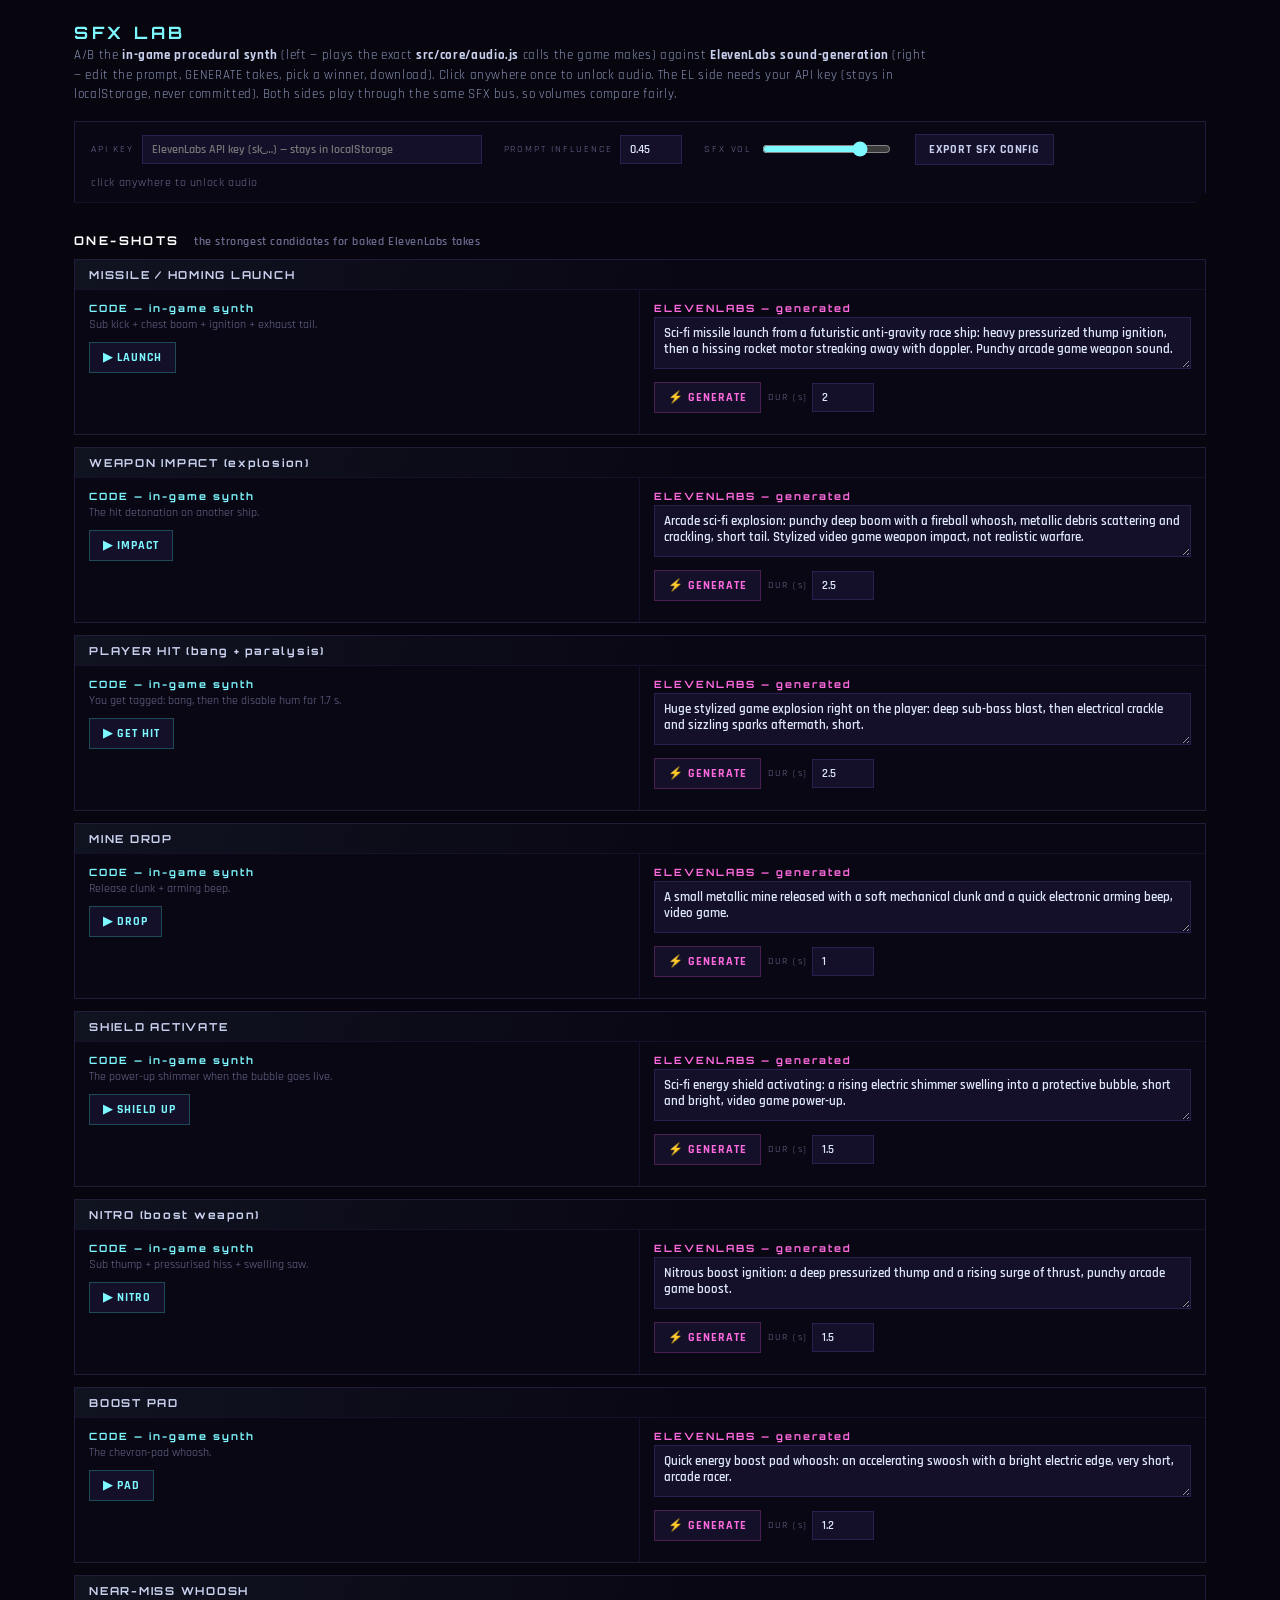
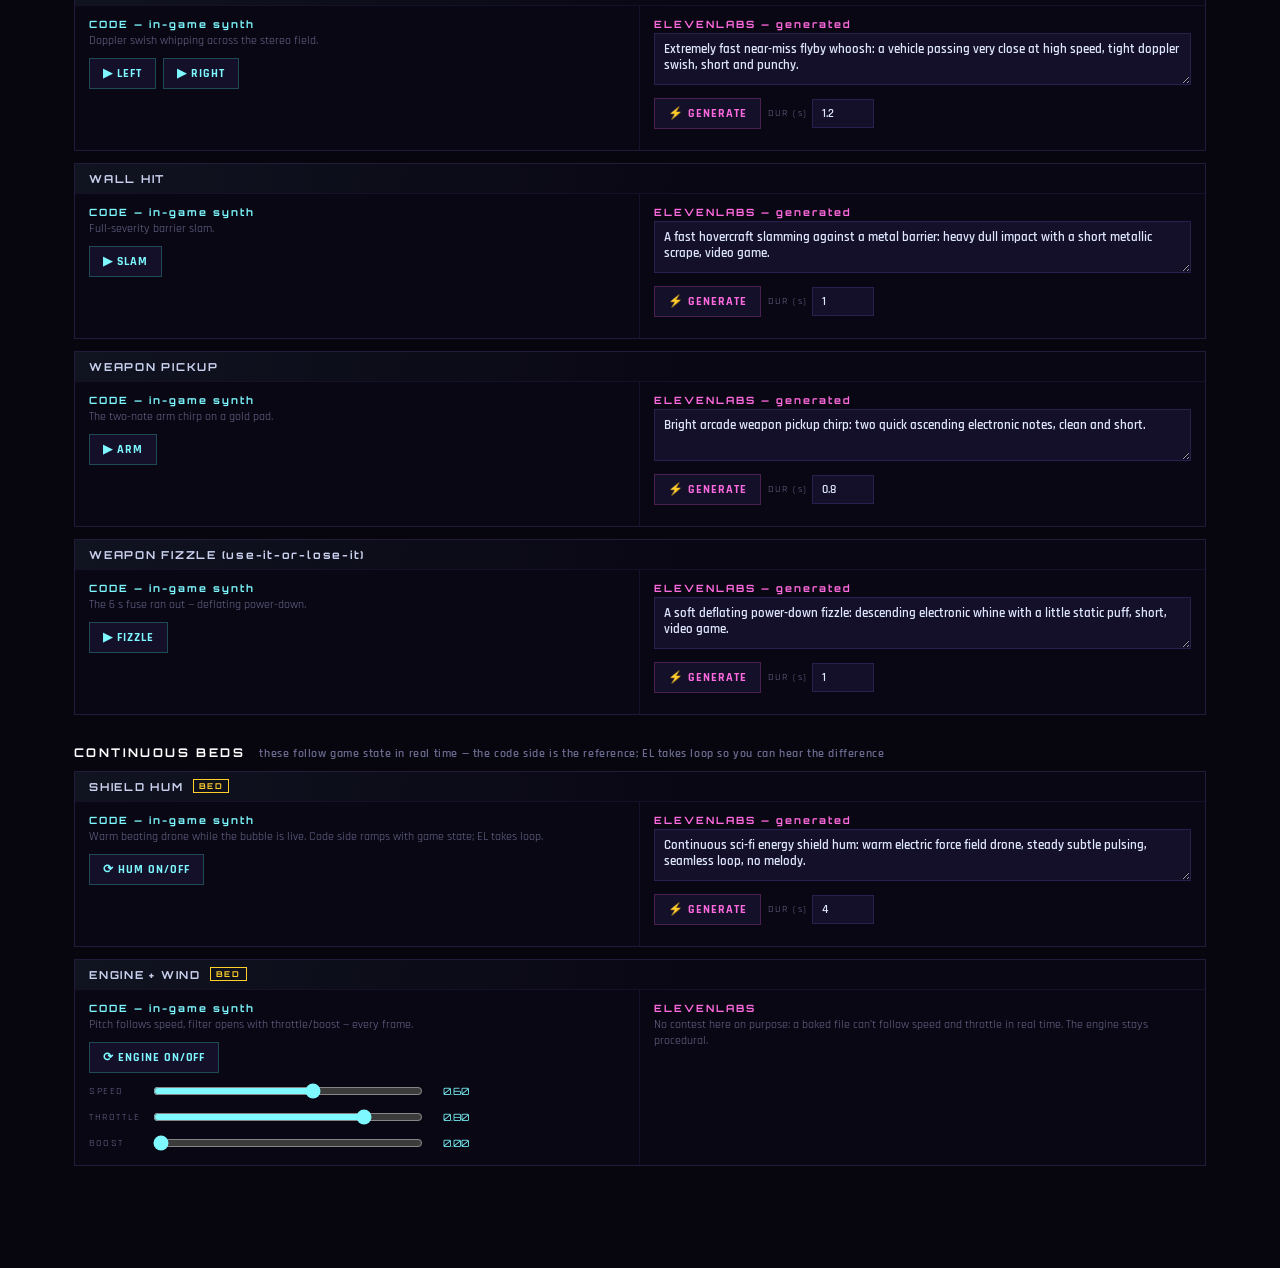
<file: sfx-lab.html>
<!doctype html>
<html>
<head>
<meta charset="utf-8" />
<title>SFX LAB — code synth vs ElevenLabs</title>
<script type="importmap">
{ "imports": { "three": "https://cdn.jsdelivr.net/npm/three@0.172.0/build/three.module.js",
               "three/addons/": "https://cdn.jsdelivr.net/npm/three@0.172.0/examples/jsm/" } }
</script>
<link rel="preconnect" href="https://fonts.googleapis.com" />
<link rel="preconnect" href="https://fonts.gstatic.com" crossorigin />
<link href="https://fonts.googleapis.com/css2?family=Orbitron:wght@600;700;800&family=Rajdhani:wght@500;600;700&display=swap" rel="stylesheet" />
<style>
  * { box-sizing: border-box; }
  :root { --cyan: #7df9ff; --mag: #ff6ade; --gold: #ffcf2a; }
  html, body { margin: 0; background: #07060f; color: #dfe6ff; font-family: 'Rajdhani', system-ui, sans-serif; }
  #wrap { max-width: 1180px; margin: 0 auto; padding: 20px 24px 90px; }
  h1 { font-family: 'Orbitron', sans-serif; font-size: 17px; letter-spacing: 0.22em; color: var(--cyan); margin: 2px 0 3px; }
  .sub { font-size: 13px; letter-spacing: 0.05em; color: #8a93b8; margin-bottom: 16px; max-width: 860px; line-height: 1.5; }
  .sub b { color: #c8d0ee; font-weight: 700; }
  h2 { font-family: 'Orbitron', sans-serif; font-size: 12px; letter-spacing: 0.2em; color: #fff; margin: 30px 0 10px; }
  h2 small { font-family: 'Rajdhani'; font-weight: 600; letter-spacing: 0.05em; color: #6a6a8f; font-size: 12px; margin-left: 8px; }

  .bar { display: flex; flex-wrap: wrap; gap: 10px 22px; align-items: center; padding: 12px 16px; border: 1px solid #241a3a; background: #0a0714; margin-bottom: 18px;
         clip-path: polygon(0 0, 100% 0, 100% calc(100% - 10px), calc(100% - 10px) 100%, 0 100%); }
  .grp { display: flex; align-items: center; gap: 8px; }
  .grp > span { font-size: 10px; letter-spacing: 0.18em; color: #6a6a8f; }
  input[type=password], input[type=number] { background: #14102a; border: 1px solid #2a2050; color: #dfe6ff; font-family: 'Rajdhani'; font-weight: 600; font-size: 12px; padding: 6px 9px; }
  input[type=password] { width: 340px; }
  input[type=number] { width: 62px; }
  input[type=range] { accent-color: var(--cyan); }
  #status { font-size: 12px; letter-spacing: 0.05em; color: #6a6a8f; }
  #status.err { color: #ff6a5a; }
  #status.ok { color: #59ffa8; }

  .snd { display: grid; grid-template-columns: 1fr 1fr; gap: 0; border: 1px solid #241a3a; background: #0a0714; margin-bottom: 12px; }
  .side { padding: 12px 14px; min-width: 0; }
  .side.code { border-right: 1px solid #16112b; }
  .side h3 { font-family: 'Orbitron'; font-size: 10px; letter-spacing: 0.2em; margin: 0 0 3px; }
  .side.code h3 { color: var(--cyan); }
  .side.el h3 { color: var(--mag); }
  .side .desc { font-size: 12px; color: #6a6a8f; margin: 0 0 9px; line-height: 1.35; }
  .sname { grid-column: 1 / -1; font-family: 'Orbitron'; font-weight: 700; font-size: 11px; letter-spacing: 0.16em; color: #c8d0ee;
           padding: 8px 14px 7px; border-bottom: 1px solid #16112b; background: linear-gradient(100deg, rgba(125,249,255,0.05), transparent 55%); }
  .sname .bed { font-size: 8px; letter-spacing: 0.2em; color: var(--gold); border: 1px solid var(--gold); padding: 1px 5px; margin-left: 9px; vertical-align: 2px; }

  button.act { font-family: 'Rajdhani'; font-weight: 700; letter-spacing: 0.08em; font-size: 12px; padding: 7px 13px; background: #14102a; color: #c8d0ee;
               border: 1px solid #2a2050; cursor: pointer; transition: border-color 120ms, background 120ms; }
  button.act:hover { border-color: #4a3f78; background: #1a1436; }
  button.act.play { border-color: #1d4a55; color: var(--cyan); }
  button.act.play:hover { border-color: var(--cyan); }
  button.act.gen { border-color: #4a2050; color: var(--mag); }
  button.act.gen:hover { border-color: var(--mag); }
  button.act.gen:disabled { opacity: 0.4; cursor: wait; }
  button.act.on { background: var(--cyan); border-color: var(--cyan); color: #05040c; }
  .row { display: flex; flex-wrap: wrap; gap: 7px; align-items: center; }
  .row + .row { margin-top: 8px; }

  textarea.prompt { width: 100%; min-height: 52px; resize: vertical; background: #14102a; border: 1px solid #2a2050; color: #dfe6ff;
                    font-family: 'Rajdhani'; font-weight: 600; font-size: 12.5px; line-height: 1.35; padding: 7px 9px; }
  .genrow { display: flex; gap: 7px; align-items: center; margin-top: 7px; }
  .genrow .dur { display: flex; align-items: center; gap: 5px; font-size: 10px; letter-spacing: 0.14em; color: #6a6a8f; }

  .takes { margin-top: 9px; display: flex; flex-direction: column; gap: 5px; }
  .take { display: flex; align-items: center; gap: 7px; padding: 5px 8px; background: #0d0a1c; border: 1px solid #1c1636; font-size: 12px; }
  .take b { font-family: 'Orbitron'; font-size: 9px; letter-spacing: 0.14em; color: #8a93b8; min-width: 52px; }
  .take button { font-family: 'Rajdhani'; font-weight: 700; font-size: 11px; letter-spacing: 0.06em; padding: 3px 9px; background: #14102a;
                 color: #c8d0ee; border: 1px solid #2a2050; cursor: pointer; }
  .take button:hover { border-color: #4a3f78; }
  .take button.picked { background: var(--gold); border-color: var(--gold); color: #05040c; }
  .take a { color: var(--cyan); font-size: 11px; letter-spacing: 0.06em; text-decoration: none; border: 1px solid #1d4a55; padding: 3px 9px; }
  .take a:hover { border-color: var(--cyan); }
  .take .len { color: #6a6a8f; font-size: 11px; margin-left: auto; }

  .sliders { display: grid; grid-template-columns: auto 1fr auto; gap: 6px 10px; align-items: center; margin-top: 8px; max-width: 380px; }
  .sliders span { font-size: 10px; letter-spacing: 0.16em; color: #6a6a8f; }
  .sliders output { font-family: 'Orbitron'; font-size: 10px; color: var(--cyan); min-width: 34px; text-align: right; }

  @media (max-width: 880px) { .snd { grid-template-columns: 1fr; } .side.code { border-right: 0; border-bottom: 1px solid #16112b; } }
</style>
</head>
<body>
<div id="wrap">
  <h1>SFX LAB</h1>
  <div class="sub">
    A/B the <b>in-game procedural synth</b> (left — plays the exact <b>src/core/audio.js</b> calls the game makes)
    against <b>ElevenLabs sound-generation</b> (right — edit the prompt, GENERATE takes, pick a winner, download).
    Click anywhere once to unlock audio. The EL side needs your API key (stays in localStorage, never committed).
    Both sides play through the same SFX bus, so volumes compare fairly.
  </div>

  <div class="bar">
    <div class="grp"><span>API KEY</span><input id="key" type="password" placeholder="ElevenLabs API key (sk_…) — stays in localStorage" /></div>
    <div class="grp"><span>PROMPT INFLUENCE</span><input id="pinf" type="number" min="0" max="1" step="0.05" value="0.45" /></div>
    <div class="grp"><span>SFX VOL</span><input id="vol" type="range" min="0" max="10" step="1" /></div>
    <div class="grp"><button class="act" id="export">EXPORT SFX CONFIG</button></div>
    <div id="status">click anywhere to unlock audio</div>
  </div>

  <h2>ONE-SHOTS <small>the strongest candidates for baked ElevenLabs takes</small></h2>
  <div id="oneshots"></div>

  <h2>CONTINUOUS BEDS <small>these follow game state in real time — the code side is the reference; EL takes loop so you can hear the difference</small></h2>
  <div id="beds"></div>
</div>

<script type="module">
import { AudioEngine } from './src/core/audio.js';

// ---- the sound roster: code trigger + a default EL prompt per sound ---------
const SOUNDS = [
  { key: 'missile-launch', name: 'MISSILE / HOMING LAUNCH', dur: 2.0,
    desc: 'Sub kick + chest boom + ignition + exhaust tail.',
    code: [{ label: '▶ LAUNCH', fn: (a) => a.weaponFire('missiles') }],
    prompt: 'Sci-fi missile launch from a futuristic anti-gravity race ship: heavy pressurized thump ignition, then a hissing rocket motor streaking away with doppler. Punchy arcade game weapon sound.' },
  { key: 'explosion', name: 'WEAPON IMPACT (explosion)', dur: 2.5,
    desc: 'The hit detonation on another ship.',
    code: [{ label: '▶ IMPACT', fn: (a) => a.weaponImpact(1) }],
    prompt: 'Arcade sci-fi explosion: punchy deep boom with a fireball whoosh, metallic debris scattering and crackling, short tail. Stylized video game weapon impact, not realistic warfare.' },
  { key: 'player-hit', name: 'PLAYER HIT (bang + paralysis)', dur: 2.5,
    desc: 'You get tagged: bang, then the disable hum for 1.7 s.',
    code: [{ label: '▶ GET HIT', fn: (a) => { a.playerHitBang(); setTimeout(() => a.disableHum(false), 1700); } }],
    prompt: 'Huge stylized game explosion right on the player: deep sub-bass blast, then electrical crackle and sizzling sparks aftermath, short.' },
  { key: 'mine-drop', name: 'MINE DROP', dur: 1.0,
    desc: 'Release clunk + arming beep.',
    code: [{ label: '▶ DROP', fn: (a) => a.weaponFire('mine') }],
    prompt: 'A small metallic mine released with a soft mechanical clunk and a quick electronic arming beep, video game.' },
  { key: 'shield-up', name: 'SHIELD ACTIVATE', dur: 1.5,
    desc: 'The power-up shimmer when the bubble goes live.',
    code: [{ label: '▶ SHIELD UP', fn: (a) => a.weaponFire('shield') }],
    prompt: 'Sci-fi energy shield activating: a rising electric shimmer swelling into a protective bubble, short and bright, video game power-up.' },
  { key: 'nitro', name: 'NITRO (boost weapon)', dur: 1.5,
    desc: 'Sub thump + pressurised hiss + swelling saw.',
    code: [{ label: '▶ NITRO', fn: (a) => a.nitroKick() }],
    prompt: 'Nitrous boost ignition: a deep pressurized thump and a rising surge of thrust, punchy arcade game boost.' },
  { key: 'boost-pad', name: 'BOOST PAD', dur: 1.2,
    desc: 'The chevron-pad whoosh.',
    code: [{ label: '▶ PAD', fn: (a) => a.boostWhoosh(1) }],
    prompt: 'Quick energy boost pad whoosh: an accelerating swoosh with a bright electric edge, very short, arcade racer.' },
  { key: 'near-miss', name: 'NEAR-MISS WHOOSH', dur: 1.2,
    desc: 'Doppler swish whipping across the stereo field.',
    code: [{ label: '▶ LEFT', fn: (a) => a.nearMissWhoosh(-1, 1) },
           { label: '▶ RIGHT', fn: (a) => a.nearMissWhoosh(1, 1) }],
    prompt: 'Extremely fast near-miss flyby whoosh: a vehicle passing very close at high speed, tight doppler swish, short and punchy.' },
  { key: 'wall-hit', name: 'WALL HIT', dur: 1.0,
    desc: 'Full-severity barrier slam.',
    code: [{ label: '▶ SLAM', fn: (a) => a.wallThud(1) }],
    prompt: 'A fast hovercraft slamming against a metal barrier: heavy dull impact with a short metallic scrape, video game.' },
  { key: 'pickup', name: 'WEAPON PICKUP', dur: 0.8,
    desc: 'The two-note arm chirp on a gold pad.',
    code: [{ label: '▶ ARM', fn: (a) => a.weaponPickup() }],
    prompt: 'Bright arcade weapon pickup chirp: two quick ascending electronic notes, clean and short.' },
  { key: 'fizzle', name: 'WEAPON FIZZLE (use-it-or-lose-it)', dur: 1.0,
    desc: 'The 6 s fuse ran out — deflating power-down.',
    code: [{ label: '▶ FIZZLE', fn: (a) => a.weaponFizzle() }],
    prompt: 'A soft deflating power-down fizzle: descending electronic whine with a little static puff, short, video game.' },
];
const BEDS = [
  { key: 'shield-hum', name: 'SHIELD HUM', dur: 4.0, bed: true,
    desc: 'Warm beating drone while the bubble is live. Code side ramps with game state; EL takes loop.',
    prompt: 'Continuous sci-fi energy shield hum: warm electric force field drone, steady subtle pulsing, seamless loop, no melody.' },
];

// ---- engine wiring ----------------------------------------------------------
const audio = new AudioEngine({ on() {} });          // juice stub — the lab fires sounds directly
const saved = JSON.parse(localStorage.getItem('sfx-lab-config') || '{}');
const takes = new Map();                             // key -> [{bytes, buf, url}]
const picked = new Map();                            // key -> take index
let looping = null;                                  // {src, btn} for bed loop playback
let shieldOn = false, engineOn = false;
const eng = { sn: 0.6, th: 0.8, bo: 0 };

const $ = (s, el = document) => el.querySelector(s);
const els = { key: $('#key'), pinf: $('#pinf'), vol: $('#vol'), status: $('#status') };
els.key.value = localStorage.getItem('el-key') || '';
els.key.onchange = () => localStorage.setItem('el-key', els.key.value.trim());
els.vol.value = audio.sfxVolume;
els.vol.oninput = () => audio.setSfxVolume(parseInt(els.vol.value, 10));

function status(msg, cls = '') { els.status.textContent = msg; els.status.className = cls; }
function unlock() {
  audio.unlock();
  audio.stateScale = 1; // full race-level loudness for a fair audition
  if (audio.ctx) status('audio unlocked — ' + audio.ctx.state, 'ok');
}
document.addEventListener('pointerdown', unlock);

// Per-frame: keep the beds honest (shield ramp + optional engine model).
let last = performance.now();
(function frame(now) {
  const dt = Math.min(0.05, (now - last) / 1000); last = now;
  if (audio.ctx) {
    audio.stateScale = 1;
    audio.updateShield(dt, shieldOn);
    if (engineOn) { audio.updateEngine(dt, eng.sn, eng.th, eng.bo, true); audio.stateScale = 1; }
  }
  requestAnimationFrame(frame);
})(last);

// ---- ElevenLabs sound-generation -------------------------------------------
async function generate(snd, btn) {
  const key = els.key.value.trim();
  if (!key) { status('enter your ElevenLabs API key first', 'err'); return; }
  unlock();
  btn.disabled = true; status(`generating ${snd.key}…`);
  try {
    const res = await fetch('https://api.elevenlabs.io/v1/sound-generation', {
      method: 'POST',
      headers: { 'xi-api-key': key, 'Content-Type': 'application/json' },
      body: JSON.stringify({ text: snd.promptEl.value.trim(), duration_seconds: parseFloat(snd.durEl.value),
                             prompt_influence: parseFloat(els.pinf.value) || 0.45 }),
    });
    if (!res.ok) throw new Error(`${res.status} ${(await res.text()).slice(0, 140)}`);
    const bytes = await res.arrayBuffer();
    const buf = await audio.ctx.decodeAudioData(bytes.slice(0));
    const url = URL.createObjectURL(new Blob([bytes], { type: 'audio/mpeg' }));
    const list = takes.get(snd.key) || [];
    list.push({ buf, url });
    takes.set(snd.key, list);
    renderTakes(snd);
    saveCfg(snd);
    status(`${snd.key}: take ${list.length} ready (${buf.duration.toFixed(1)}s)`, 'ok');
  } catch (e) { status(`${snd.key}: ${e.message}`, 'err'); }
  btn.disabled = false;
}

function playTake(t, loop, btn) {
  unlock();
  if (looping) { looping.src.stop(); looping.btn.classList.remove('on'); const was = looping; looping = null; if (loop && was.btn === btn) return; }
  const src = audio.ctx.createBufferSource();
  src.buffer = t.buf; src.loop = !!loop;
  src.connect(audio.sfx);
  src.start();
  if (loop) { looping = { src, btn }; btn.classList.add('on'); }
}

function saveCfg(snd) {
  saved[snd.key] = { prompt: snd.promptEl.value.trim(), duration_seconds: parseFloat(snd.durEl.value),
                     chosen: picked.has(snd.key) ? picked.get(snd.key) : null };
  localStorage.setItem('sfx-lab-config', JSON.stringify(saved));
}

// ---- UI ---------------------------------------------------------------------
function renderTakes(snd) {
  const list = takes.get(snd.key) || [];
  snd.takesEl.innerHTML = '';
  list.forEach((t, i) => {
    const row = document.createElement('div'); row.className = 'take';
    const b = document.createElement('b'); b.textContent = `TAKE ${i + 1}`;
    const play = document.createElement('button'); play.textContent = '▶ PLAY';
    play.onclick = () => playTake(t, false, play);
    row.append(b, play);
    if (snd.bed) { const lp = document.createElement('button'); lp.textContent = '⟳ LOOP'; lp.onclick = () => playTake(t, true, lp); row.append(lp); }
    const pick = document.createElement('button'); pick.textContent = '✓ PICK';
    if (picked.get(snd.key) === i) pick.classList.add('picked');
    pick.onclick = () => { picked.set(snd.key, i); saveCfg(snd); renderTakes(snd); };
    const dl = document.createElement('a'); dl.textContent = '⬇ MP3'; dl.href = t.url; dl.download = `${snd.key}-${i + 1}.mp3`;
    const len = document.createElement('span'); len.className = 'len'; len.textContent = `${t.buf.duration.toFixed(1)}s`;
    row.append(pick, dl, len);
    snd.takesEl.appendChild(row);
  });
}

function buildRow(snd, host) {
  const box = document.createElement('div'); box.className = 'snd';
  const title = document.createElement('div'); title.className = 'sname';
  title.innerHTML = snd.name + (snd.bed ? '<span class="bed">BED</span>' : '');
  box.appendChild(title);

  const code = document.createElement('div'); code.className = 'side code';
  code.innerHTML = `<h3>CODE — in-game synth</h3><p class="desc">${snd.desc}</p>`;
  const crow = document.createElement('div'); crow.className = 'row';
  for (const c of (snd.code || [])) {
    const b = document.createElement('button'); b.className = 'act play'; b.textContent = c.label;
    b.dataset.code = snd.key;
    b.onclick = () => { unlock(); c.fn(audio); };
    crow.appendChild(b);
  }
  if (snd.key === 'shield-hum') {
    const b = document.createElement('button'); b.className = 'act play'; b.textContent = '⟳ HUM ON/OFF';
    b.dataset.code = snd.key;
    b.onclick = () => { unlock(); shieldOn = !shieldOn; b.classList.toggle('on', shieldOn); };
    crow.appendChild(b);
  }
  code.appendChild(crow);
  box.appendChild(code);

  const el = document.createElement('div'); el.className = 'side el';
  el.innerHTML = '<h3>ELEVENLABS — generated</h3>';
  const prompt = document.createElement('textarea'); prompt.className = 'prompt';
  prompt.value = (saved[snd.key] && saved[snd.key].prompt) || snd.prompt;
  const gen = document.createElement('button'); gen.className = 'act gen'; gen.textContent = '⚡ GENERATE';
  gen.dataset.gen = snd.key;
  const dur = document.createElement('input'); dur.type = 'number'; dur.min = '0.5'; dur.max = '22'; dur.step = '0.1';
  dur.value = (saved[snd.key] && saved[snd.key].duration_seconds) || snd.dur;
  snd.promptEl = prompt; snd.durEl = dur;
  prompt.onchange = () => saveCfg(snd); dur.onchange = () => saveCfg(snd);
  gen.onclick = () => generate(snd, gen);
  const grow = document.createElement('div'); grow.className = 'genrow';
  const dlab = document.createElement('label'); dlab.className = 'dur'; dlab.append('DUR (s)', dur);
  grow.append(gen, dlab);
  const tk = document.createElement('div'); tk.className = 'takes'; snd.takesEl = tk;
  el.append(prompt, grow, tk);
  box.appendChild(el);
  host.appendChild(box);
}

const oneshots = $('#oneshots'), beds = $('#beds');
for (const s of SOUNDS) buildRow(s, oneshots);
for (const s of BEDS) buildRow(s, beds);

// ENGINE bed row — code-only (there is no baked equivalent; that's the point).
{
  const box = document.createElement('div'); box.className = 'snd';
  box.innerHTML = '<div class="sname">ENGINE + WIND<span class="bed">BED</span></div>';
  const code = document.createElement('div'); code.className = 'side code';
  code.innerHTML = '<h3>CODE — in-game synth</h3><p class="desc">Pitch follows speed, filter opens with throttle/boost — every frame.</p>';
  const row = document.createElement('div'); row.className = 'row';
  const tog = document.createElement('button'); tog.className = 'act play'; tog.textContent = '⟳ ENGINE ON/OFF';
  tog.onclick = () => {
    unlock(); engineOn = !engineOn; tog.classList.toggle('on', engineOn);
    if (!engineOn && audio.engGain) { audio.engGain.gain.value = 0; audio.windGain.gain.value = 0; }
  };
  row.appendChild(tog); code.appendChild(row);
  const sl = document.createElement('div'); sl.className = 'sliders';
  for (const [k, label] of [['sn', 'SPEED'], ['th', 'THROTTLE'], ['bo', 'BOOST']]) {
    const span = document.createElement('span'); span.textContent = label;
    const r = document.createElement('input'); r.type = 'range'; r.min = '0'; r.max = '1'; r.step = '0.01'; r.value = eng[k];
    const out = document.createElement('output'); out.textContent = eng[k].toFixed(2);
    r.oninput = () => { eng[k] = parseFloat(r.value); out.textContent = eng[k].toFixed(2); };
    sl.append(span, r, out);
  }
  code.appendChild(sl); box.appendChild(code);
  const el = document.createElement('div'); el.className = 'side el';
  el.innerHTML = '<h3>ELEVENLABS</h3><p class="desc">No contest here on purpose: a baked file can’t follow speed and throttle in real time. The engine stays procedural.</p>';
  box.appendChild(el);
  beds.appendChild(box);
}

// EXPORT: the config a future tools/generate-sfx.mjs would consume.
$('#export').onclick = () => {
  const sounds = {};
  for (const s of [...SOUNDS, ...BEDS]) {
    sounds[s.key] = { prompt: s.promptEl.value.trim(), duration_seconds: parseFloat(s.durEl.value),
                      chosen_take: picked.has(s.key) ? picked.get(s.key) + 1 : null, loop: !!s.bed };
  }
  const cfg = { api: 'sound-generation', prompt_influence: parseFloat(els.pinf.value) || 0.45, sounds };
  const a = document.createElement('a');
  a.href = URL.createObjectURL(new Blob([JSON.stringify(cfg, null, 2)], { type: 'application/json' }));
  a.download = 'sfx-config.json';
  a.click();
  status('sfx-config.json exported — save it as tools/sfx-config.json', 'ok');
};

window.__sfxlab = { audio, SOUNDS, BEDS, takes, generate };
</script>
</body>
</html>
</file>
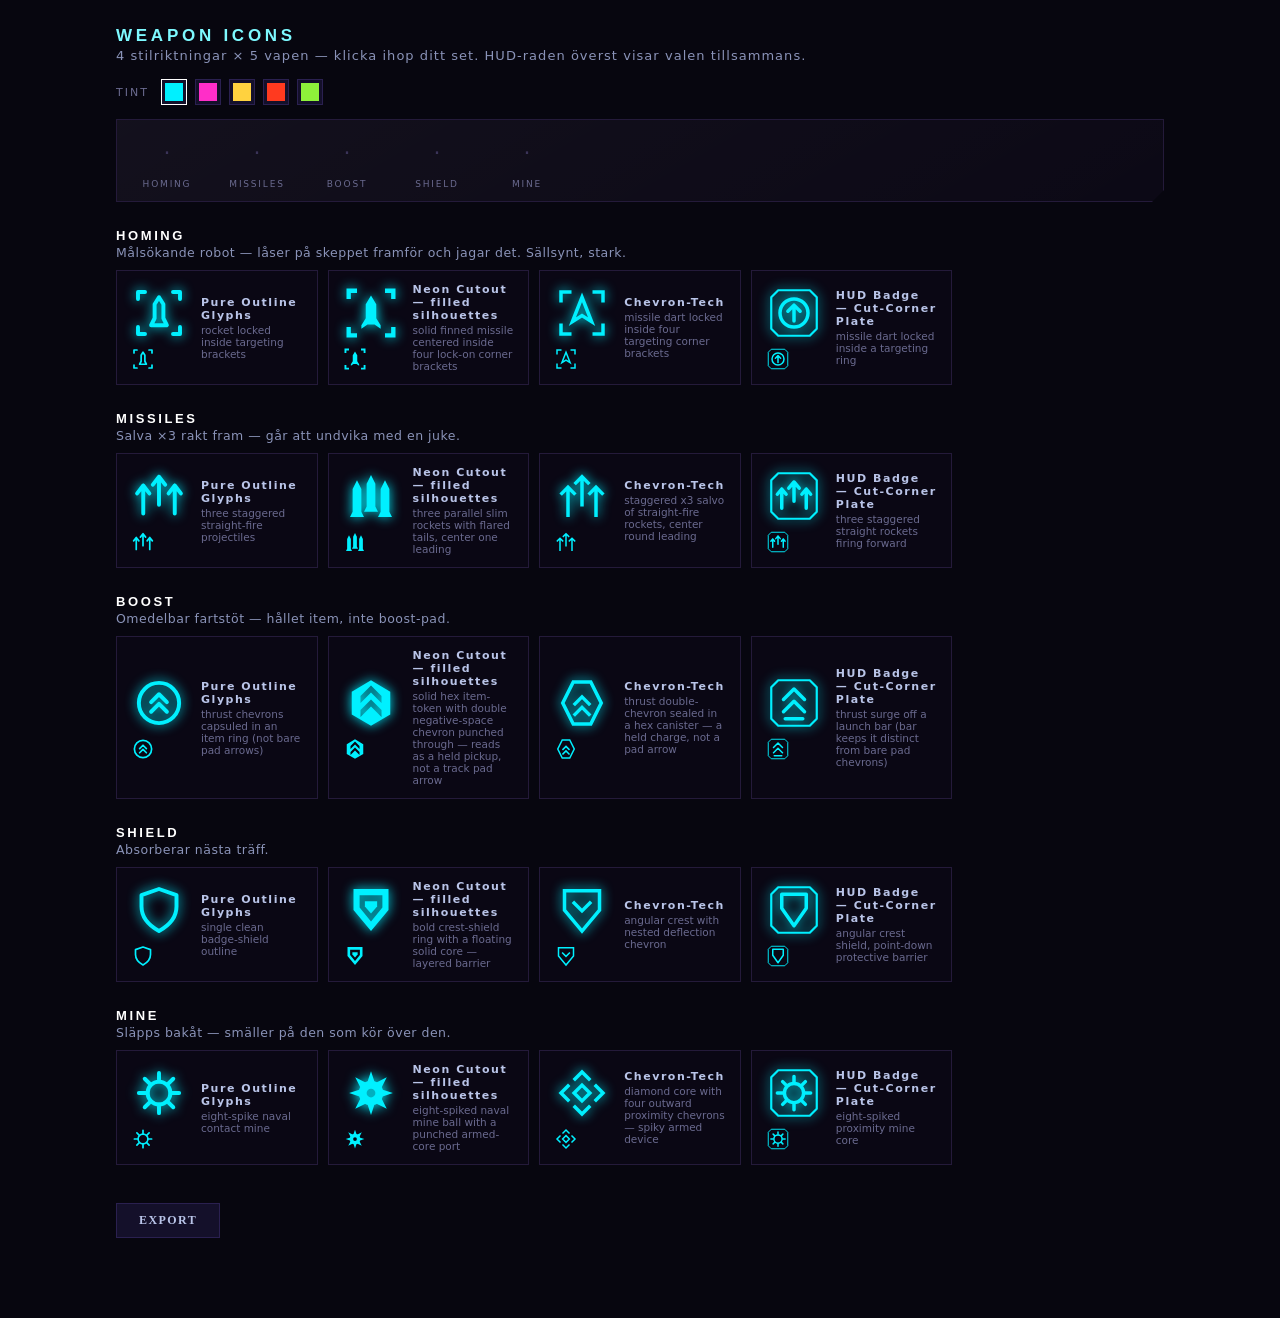
<file: weapon-icons.html>
<!doctype html>
<html>
<head>
<meta charset="utf-8" />
<title>WEAPON ICONS — pick your set</title>
<style>
  * { box-sizing: border-box; }
  html, body { margin: 0; background: #07060f; color: #dfe6ff; font-family: 'Rajdhani', system-ui, sans-serif; }
  #wrap { max-width: 1100px; margin: 0 auto; padding: 22px 26px 80px; }
  h1 { font-family: 'Orbitron', sans-serif; font-size: 17px; letter-spacing: 0.22em; color: #7df9ff; margin: 4px 0 2px; }
  .sub { font-size: 13px; letter-spacing: 0.08em; color: #8a93b8; margin-bottom: 16px; }
  /* tint switcher */
  .tints { display: flex; gap: 8px; align-items: center; margin: 10px 0 4px; }
  .tints span { font-size: 11px; letter-spacing: 0.18em; color: #6a6a8f; margin-right: 4px; }
  .tints button { width: 26px; height: 26px; border: 1px solid #2a2050; background: #14102a; cursor: pointer; padding: 3px; }
  .tints button i { display: block; width: 100%; height: 100%; background: var(--c); }
  .tints button.on { border-color: #fff; }
  /* selected-set HUD preview */
  #hudbar { display: flex; gap: 26px; align-items: center; margin: 14px 0 26px; padding: 12px 18px; border: 1px solid #241a3a; background: linear-gradient(150deg, rgba(255,255,255,0.04), rgba(255,255,255,0.008)), #0a0714; clip-path: polygon(0 0, 100% 0, 100% calc(100% - 12px), calc(100% - 12px) 100%, 0 100%); }
  #hudbar .slot { display: flex; flex-direction: column; align-items: center; gap: 5px; min-width: 64px; }
  #hudbar .slot svg { width: 42px; height: 42px; color: var(--tint); filter: drop-shadow(0 0 7px var(--tint)); }
  #hudbar .slot em { font-style: normal; font-size: 9px; letter-spacing: 0.2em; color: #6a6a8f; }
  #hudbar .empty { color: #3a3358; font-size: 22px; line-height: 42px; }
  /* weapon sections */
  .weapon { margin: 26px 0 8px; }
  .weapon h2 { font-family: 'Orbitron', sans-serif; font-size: 13px; letter-spacing: 0.2em; color: #fff; margin: 0 0 2px; }
  .weapon p { margin: 0 0 10px; font-size: 12.5px; color: #8a93b8; letter-spacing: 0.04em; }
  .cards { display: grid; grid-template-columns: repeat(auto-fill, minmax(200px, 1fr)); gap: 10px; }
  .card { position: relative; display: flex; align-items: center; gap: 14px; padding: 12px 14px; border: 1px solid #241a3a; background: #0a0714; cursor: pointer; transition: border-color 120ms, box-shadow 120ms; }
  .card:hover { border-color: #4a3f78; }
  .card.sel { border-color: var(--tint); box-shadow: 0 0 18px -8px var(--tint); }
  .card.sel::after { content: 'VALD'; position: absolute; top: 6px; right: 8px; font-size: 8px; font-weight: 800; letter-spacing: 0.2em; color: var(--tint); }
  .card .big svg { width: 56px; height: 56px; color: var(--tint); filter: drop-shadow(0 0 6px var(--tint)); display: block; }
  .card .small svg { width: 24px; height: 24px; color: var(--tint); display: block; margin-top: 6px; }
  .card .meta { display: flex; flex-direction: column; gap: 2px; }
  .card .meta b { font-size: 11px; letter-spacing: 0.14em; color: #b9c4e8; font-weight: 700; }
  .card .meta i { font-style: normal; font-size: 10.5px; color: #6a6a8f; }
  /* export */
  #export { margin-top: 30px; font-family: 'Rajdhani'; font-weight: 700; letter-spacing: 0.12em; font-size: 12px; padding: 9px 22px; background: #14102a; color: #b9c4e8; border: 1px solid #2a2050; cursor: pointer; }
  #out { width: 100%; height: 150px; margin-top: 10px; background: #05040c; color: #9ff7c0; border: 1px solid #2a2050; font-family: monospace; font-size: 10px; padding: 8px; display: none; }
</style>
</head>
<body>
<div id="wrap">
  <h1>WEAPON ICONS</h1>
  <div class="sub">4 stilriktningar &times; 5 vapen — klicka ihop ditt set. HUD-raden överst visar valen tillsammans.</div>
  <div class="tints" id="tints"><span>TINT</span></div>
  <div id="hudbar"></div>
  <div id="weapons"></div>
  <button id="export">EXPORT</button>
  <textarea id="out" readonly></textarea>
</div>
<script>
const SETS = [{"icons":[{"weapon":"homing","svg":"<svg viewBox=\"0 0 64 64\" xmlns=\"http://www.w3.org/2000/svg\"><path d=\"M8 16 V8 H16 M48 8 H56 V16 M56 48 V56 H48 M16 56 H8 V48\" fill=\"none\" stroke=\"currentColor\" stroke-width=\"4.5\" stroke-linecap=\"round\" stroke-linejoin=\"round\"/><path d=\"M32 14 L37 22 V38 L41 46 H23 L27 38 V22 Z\" fill=\"none\" stroke=\"currentColor\" stroke-width=\"4.5\" stroke-linecap=\"round\" stroke-linejoin=\"round\"/></svg>","note":"rocket locked inside targeting brackets"},{"weapon":"missiles","svg":"<svg viewBox=\"0 0 64 64\" xmlns=\"http://www.w3.org/2000/svg\"><path d=\"M32 42 V10 M25 19 L32 10 L39 19\" fill=\"none\" stroke=\"currentColor\" stroke-width=\"4.5\" stroke-linecap=\"round\" stroke-linejoin=\"round\"/><path d=\"M14 52 V20 M7 29 L14 20 L21 29\" fill=\"none\" stroke=\"currentColor\" stroke-width=\"4.5\" stroke-linecap=\"round\" stroke-linejoin=\"round\"/><path d=\"M50 52 V20 M43 29 L50 20 L57 29\" fill=\"none\" stroke=\"currentColor\" stroke-width=\"4.5\" stroke-linecap=\"round\" stroke-linejoin=\"round\"/></svg>","note":"three staggered straight-fire projectiles"},{"weapon":"boost","svg":"<svg viewBox=\"0 0 64 64\" xmlns=\"http://www.w3.org/2000/svg\"><circle cx=\"32\" cy=\"32\" r=\"23\" fill=\"none\" stroke=\"currentColor\" stroke-width=\"4.5\"/><path d=\"M23 31 L32 22 L41 31 M23 42 L32 33 L41 42\" fill=\"none\" stroke=\"currentColor\" stroke-width=\"4.5\" stroke-linecap=\"round\" stroke-linejoin=\"round\"/></svg>","note":"thrust chevrons capsuled in an item ring (not bare pad arrows)"},{"weapon":"shield","svg":"<svg viewBox=\"0 0 64 64\" xmlns=\"http://www.w3.org/2000/svg\"><path d=\"M32 8 L52 15 V28 Q52 45 32 56 Q12 45 12 28 V15 Z\" fill=\"none\" stroke=\"currentColor\" stroke-width=\"4.5\" stroke-linecap=\"round\" stroke-linejoin=\"round\"/></svg>","note":"single clean badge-shield outline"},{"weapon":"mine","svg":"<svg viewBox=\"0 0 64 64\" xmlns=\"http://www.w3.org/2000/svg\"><circle cx=\"32\" cy=\"32\" r=\"13\" fill=\"none\" stroke=\"currentColor\" stroke-width=\"4.5\"/><path d=\"M32 19 V9 M32 45 V55 M19 32 H9 M45 32 H55 M41.2 22.8 L48.3 15.7 M22.8 22.8 L15.7 15.7 M41.2 41.2 L48.3 48.3 M22.8 41.2 L15.7 48.3\" fill=\"none\" stroke=\"currentColor\" stroke-width=\"4.5\" stroke-linecap=\"round\"/></svg>","note":"eight-spike naval contact mine"}],"style":"Pure Outline Glyphs"},{"style":"Neon Cutout — filled silhouettes","icons":[{"weapon":"homing","svg":"<svg viewBox=\"0 0 64 64\" xmlns=\"http://www.w3.org/2000/svg\"><path fill=\"currentColor\" d=\"M32 12 L38 22 L38 38 L43 46 L43 50 L36 45 L28 45 L21 50 L21 46 L26 38 L26 22 Z\"/><path fill=\"currentColor\" d=\"M4 4 H16 V9 H9 V16 H4 Z M48 4 H60 V16 H55 V9 H48 Z M4 48 H9 V55 H16 V60 H4 Z M55 48 H60 V60 H48 V55 H55 Z\"/></svg>","note":"solid finned missile centered inside four lock-on corner brackets"},{"weapon":"missiles","svg":"<svg viewBox=\"0 0 64 64\" xmlns=\"http://www.w3.org/2000/svg\"><path fill=\"currentColor\" d=\"M32 8 L37 18 L37 44 L40 50 L24 50 L27 44 L27 18 Z\"/><path fill=\"currentColor\" d=\"M16 14 L21 24 L21 50 L24 56 L8 56 L11 50 L11 24 Z\"/><path fill=\"currentColor\" d=\"M48 14 L53 24 L53 50 L56 56 L40 56 L43 50 L43 24 Z\"/></svg>","note":"three parallel slim rockets with flared tails, center one leading"},{"weapon":"boost","svg":"<svg viewBox=\"0 0 64 64\" xmlns=\"http://www.w3.org/2000/svg\"><path fill=\"currentColor\" fill-rule=\"evenodd\" d=\"M32 6 L54 19 L54 45 L32 58 L10 45 L10 19 Z M32 12 L44 24 L44 32 L32 20 L20 32 L20 24 Z M32 28 L44 40 L44 48 L32 36 L20 48 L20 40 Z\"/></svg>","note":"solid hex item-token with double negative-space chevron punched through — reads as a held pickup, not a track pad arrow"},{"weapon":"shield","svg":"<svg viewBox=\"0 0 64 64\" xmlns=\"http://www.w3.org/2000/svg\"><path fill=\"currentColor\" fill-rule=\"evenodd\" d=\"M12 8 L52 8 L52 32 L32 56 L12 32 Z M19 15 L45 15 L45 29 L32 45 L19 29 Z\"/><path fill=\"currentColor\" d=\"M25 22 L39 22 L39 28 L32 36 L25 28 Z\"/></svg>","note":"bold crest-shield ring with a floating solid core — layered barrier"},{"weapon":"mine","svg":"<svg viewBox=\"0 0 64 64\" xmlns=\"http://www.w3.org/2000/svg\"><path fill=\"currentColor\" fill-rule=\"evenodd\" d=\"M32 18 A14 14 0 1 0 32 46 A14 14 0 1 0 32 18 Z M32 27 A5 5 0 1 0 32 37 A5 5 0 1 0 32 27 Z\"/><path fill=\"currentColor\" d=\"M32 7 L37 22 L27 22 Z M32 57 L37 42 L27 42 Z M57 32 L42 37 L42 27 Z M7 32 L22 37 L22 27 Z M50 14 L43 28 L36 21 Z M14 14 L28 21 L21 28 Z M50 50 L36 43 L43 36 Z M14 50 L21 36 L28 43 Z\"/></svg>","note":"eight-spiked naval mine ball with a punched armed-core port"}]},{"style":"Chevron-Tech","icons":[{"weapon":"homing","svg":"<svg viewBox=\"0 0 64 64\" xmlns=\"http://www.w3.org/2000/svg\"><path d=\"M8 18 L8 8 L18 8 M46 8 L56 8 L56 18 M56 46 L56 56 L46 56 M18 56 L8 56 L8 46\" fill=\"none\" stroke=\"currentColor\" stroke-width=\"4\" stroke-linecap=\"square\" stroke-linejoin=\"miter\"/><polygon points=\"32,14 43,42 32,35 21,42\" fill=\"none\" stroke=\"currentColor\" stroke-width=\"4\" stroke-linejoin=\"miter\"/></svg>","note":"missile dart locked inside four targeting corner brackets"},{"weapon":"missiles","svg":"<svg viewBox=\"0 0 64 64\" xmlns=\"http://www.w3.org/2000/svg\"><path d=\"M25 17 L32 10 L39 17 M32 14 L32 42\" fill=\"none\" stroke=\"currentColor\" stroke-width=\"4\" stroke-linecap=\"square\" stroke-linejoin=\"miter\"/><path d=\"M9 29 L16 22 L23 29 M16 26 L16 54\" fill=\"none\" stroke=\"currentColor\" stroke-width=\"4\" stroke-linecap=\"square\" stroke-linejoin=\"miter\"/><path d=\"M41 29 L48 22 L55 29 M48 26 L48 54\" fill=\"none\" stroke=\"currentColor\" stroke-width=\"4\" stroke-linecap=\"square\" stroke-linejoin=\"miter\"/></svg>","note":"staggered x3 salvo of straight-fire rockets, center round leading"},{"weapon":"boost","svg":"<svg viewBox=\"0 0 64 64\" xmlns=\"http://www.w3.org/2000/svg\"><polygon points=\"22,8 42,8 54,32 42,56 22,56 10,32\" fill=\"none\" stroke=\"currentColor\" stroke-width=\"4\" stroke-linejoin=\"miter\"/><path d=\"M24 33 L32 25 L40 33 M24 45 L32 37 L40 45\" fill=\"none\" stroke=\"currentColor\" stroke-width=\"4\" stroke-linecap=\"square\" stroke-linejoin=\"miter\"/></svg>","note":"thrust double-chevron sealed in a hex canister — a held charge, not a pad arrow"},{"weapon":"shield","svg":"<svg viewBox=\"0 0 64 64\" xmlns=\"http://www.w3.org/2000/svg\"><polygon points=\"12,10 52,10 52,32 32,56 12,32\" fill=\"none\" stroke=\"currentColor\" stroke-width=\"4\" stroke-linejoin=\"miter\"/><path d=\"M23 24 L32 33 L41 24\" fill=\"none\" stroke=\"currentColor\" stroke-width=\"4\" stroke-linecap=\"square\" stroke-linejoin=\"miter\"/></svg>","note":"angular crest with nested deflection chevron"},{"weapon":"mine","svg":"<svg viewBox=\"0 0 64 64\" xmlns=\"http://www.w3.org/2000/svg\"><polygon points=\"32,23 41,32 32,41 23,32\" fill=\"none\" stroke=\"currentColor\" stroke-width=\"4\" stroke-linejoin=\"miter\"/><path d=\"M24 16 L32 8 L40 16 M48 24 L56 32 L48 40 M40 48 L32 56 L24 48 M16 40 L8 32 L16 24\" fill=\"none\" stroke=\"currentColor\" stroke-width=\"4\" stroke-linecap=\"square\" stroke-linejoin=\"miter\"/></svg>","note":"diamond core with four outward proximity chevrons — spiky armed device"}]},{"style":"HUD Badge — Cut-Corner Plate","icons":[{"weapon":"homing","svg":"<svg viewBox=\"0 0 64 64\" xmlns=\"http://www.w3.org/2000/svg\"><polygon points=\"14,6 50,6 58,14 58,50 50,58 14,58 6,50 6,14\" fill=\"none\" stroke=\"currentColor\" stroke-width=\"2.5\" stroke-linejoin=\"round\"/><circle cx=\"32\" cy=\"32\" r=\"16\" fill=\"none\" stroke=\"currentColor\" stroke-width=\"4\"/><path d=\"M32 41 L32 23 M25 30 L32 23 L39 30\" fill=\"none\" stroke=\"currentColor\" stroke-width=\"4\" stroke-linecap=\"round\" stroke-linejoin=\"round\"/></svg>","note":"missile dart locked inside a targeting ring"},{"weapon":"missiles","svg":"<svg viewBox=\"0 0 64 64\" xmlns=\"http://www.w3.org/2000/svg\"><polygon points=\"14,6 50,6 58,14 58,50 50,58 14,58 6,50 6,14\" fill=\"none\" stroke=\"currentColor\" stroke-width=\"2.5\" stroke-linejoin=\"round\"/><path d=\"M18 46 L18 24 M13 30 L18 24 L23 30\" fill=\"none\" stroke=\"currentColor\" stroke-width=\"4\" stroke-linecap=\"round\" stroke-linejoin=\"round\"/><path d=\"M32 38 L32 16 M26 23 L32 16 L38 23\" fill=\"none\" stroke=\"currentColor\" stroke-width=\"4\" stroke-linecap=\"round\" stroke-linejoin=\"round\"/><path d=\"M46 46 L46 24 M41 30 L46 24 L51 30\" fill=\"none\" stroke=\"currentColor\" stroke-width=\"4\" stroke-linecap=\"round\" stroke-linejoin=\"round\"/></svg>","note":"three staggered straight rockets firing forward"},{"weapon":"boost","svg":"<svg viewBox=\"0 0 64 64\" xmlns=\"http://www.w3.org/2000/svg\"><polygon points=\"14,6 50,6 58,14 58,50 50,58 14,58 6,50 6,14\" fill=\"none\" stroke=\"currentColor\" stroke-width=\"2.5\" stroke-linejoin=\"round\"/><polyline points=\"20,28 32,16 44,28\" fill=\"none\" stroke=\"currentColor\" stroke-width=\"4\" stroke-linecap=\"round\" stroke-linejoin=\"round\"/><polyline points=\"20,42 32,30 44,42\" fill=\"none\" stroke=\"currentColor\" stroke-width=\"4\" stroke-linecap=\"round\" stroke-linejoin=\"round\"/><line x1=\"22\" y1=\"50\" x2=\"42\" y2=\"50\" stroke=\"currentColor\" stroke-width=\"4\" stroke-linecap=\"round\"/></svg>","note":"thrust surge off a launch bar (bar keeps it distinct from bare pad chevrons)"},{"weapon":"shield","svg":"<svg viewBox=\"0 0 64 64\" xmlns=\"http://www.w3.org/2000/svg\"><polygon points=\"14,6 50,6 58,14 58,50 50,58 14,58 6,50 6,14\" fill=\"none\" stroke=\"currentColor\" stroke-width=\"2.5\" stroke-linejoin=\"round\"/><polygon points=\"18,14 46,14 46,30 32,50 18,30\" fill=\"none\" stroke=\"currentColor\" stroke-width=\"4\" stroke-linejoin=\"round\"/></svg>","note":"angular crest shield, point-down protective barrier"},{"weapon":"mine","svg":"<svg viewBox=\"0 0 64 64\" xmlns=\"http://www.w3.org/2000/svg\"><polygon points=\"14,6 50,6 58,14 58,50 50,58 14,58 6,50 6,14\" fill=\"none\" stroke=\"currentColor\" stroke-width=\"2.5\" stroke-linejoin=\"round\"/><circle cx=\"32\" cy=\"32\" r=\"11\" fill=\"none\" stroke=\"currentColor\" stroke-width=\"4\"/><path d=\"M32 13 L32 19 M32 45 L32 51 M13 32 L19 32 M45 32 L51 32 M19 19 L23 23 M45 19 L41 23 M19 45 L23 41 M45 45 L41 41\" fill=\"none\" stroke=\"currentColor\" stroke-width=\"4\" stroke-linecap=\"round\"/></svg>","note":"eight-spiked proximity mine core"}]}];
const WEAPONS = [
  { key: 'homing',   name: 'HOMING',   desc: 'Målsökande robot — låser på skeppet framför och jagar det. Sällsynt, stark.' },
  { key: 'missiles', name: 'MISSILES', desc: 'Salva ×3 rakt fram — går att undvika med en juke.' },
  { key: 'boost',    name: 'BOOST',    desc: 'Omedelbar fartstöt — hållet item, inte boost-pad.' },
  { key: 'shield',   name: 'SHIELD',   desc: 'Absorberar nästa träff.' },
  { key: 'mine',     name: 'MINE',     desc: 'Släpps bakåt — smäller på den som kör över den.' },
];
const TINTS = ['#00f0ff', '#ff2ec8', '#ffd23f', '#ff3a1f', '#8ef23a'];
let tint = TINTS[0];
const sel = {}; // weapon -> set index

const tintsEl = document.getElementById('tints');
TINTS.forEach((c, i) => {
  const b = document.createElement('button'); b.style.setProperty('--c', c); b.innerHTML = '<i></i>';
  if (i === 0) b.classList.add('on');
  b.onclick = () => { tint = c; document.documentElement.style.setProperty('--tint', c); [...tintsEl.querySelectorAll('button')].forEach(x => x.classList.toggle('on', x === b)); };
  tintsEl.appendChild(b);
});
document.documentElement.style.setProperty('--tint', tint);

function iconOf(setIdx, weapon) {
  const s = SETS[setIdx]; if (!s) return null;
  const ic = s.icons.find(i => i.weapon === weapon);
  return ic ? ic.svg : null;
}
function renderHud() {
  const bar = document.getElementById('hudbar');
  bar.innerHTML = WEAPONS.map(w => {
    const svg = sel[w.key] != null ? iconOf(sel[w.key], w.key) : null;
    return `<div class="slot">${svg ? svg : '<div class="empty">·</div>'}<em>${w.name}</em></div>`;
  }).join('');
}
function render() {
  const root = document.getElementById('weapons');
  root.innerHTML = '';
  for (const w of WEAPONS) {
    const sec = document.createElement('div'); sec.className = 'weapon';
    sec.innerHTML = `<h2>${w.name}</h2><p>${w.desc}</p><div class="cards"></div>`;
    const cards = sec.querySelector('.cards');
    SETS.forEach((s, si) => {
      const svg = iconOf(si, w.key); if (!svg) return;
      const card = document.createElement('div'); card.className = 'card' + (sel[w.key] === si ? ' sel' : '');
      card.innerHTML = `<div><div class="big">${svg}</div><div class="small">${svg}</div></div><div class="meta"><b>${s.style}</b><i>${(s.icons.find(i => i.weapon === w.key) || {}).note || ''}</i></div>`;
      card.onclick = () => { sel[w.key] = si; render(); renderHud(); };
      cards.appendChild(card);
    });
    root.appendChild(sec);
  }
}
document.getElementById('export').onclick = () => {
  const out = document.getElementById('out');
  const chosen = {};
  for (const w of WEAPONS) if (sel[w.key] != null) chosen[w.key] = { style: SETS[sel[w.key]].style, svg: iconOf(sel[w.key], w.key) };
  out.style.display = 'block';
  out.value = JSON.stringify(chosen, null, 1);
  out.select();
};
render(); renderHud();
</script>
</body>
</html>
</file>
